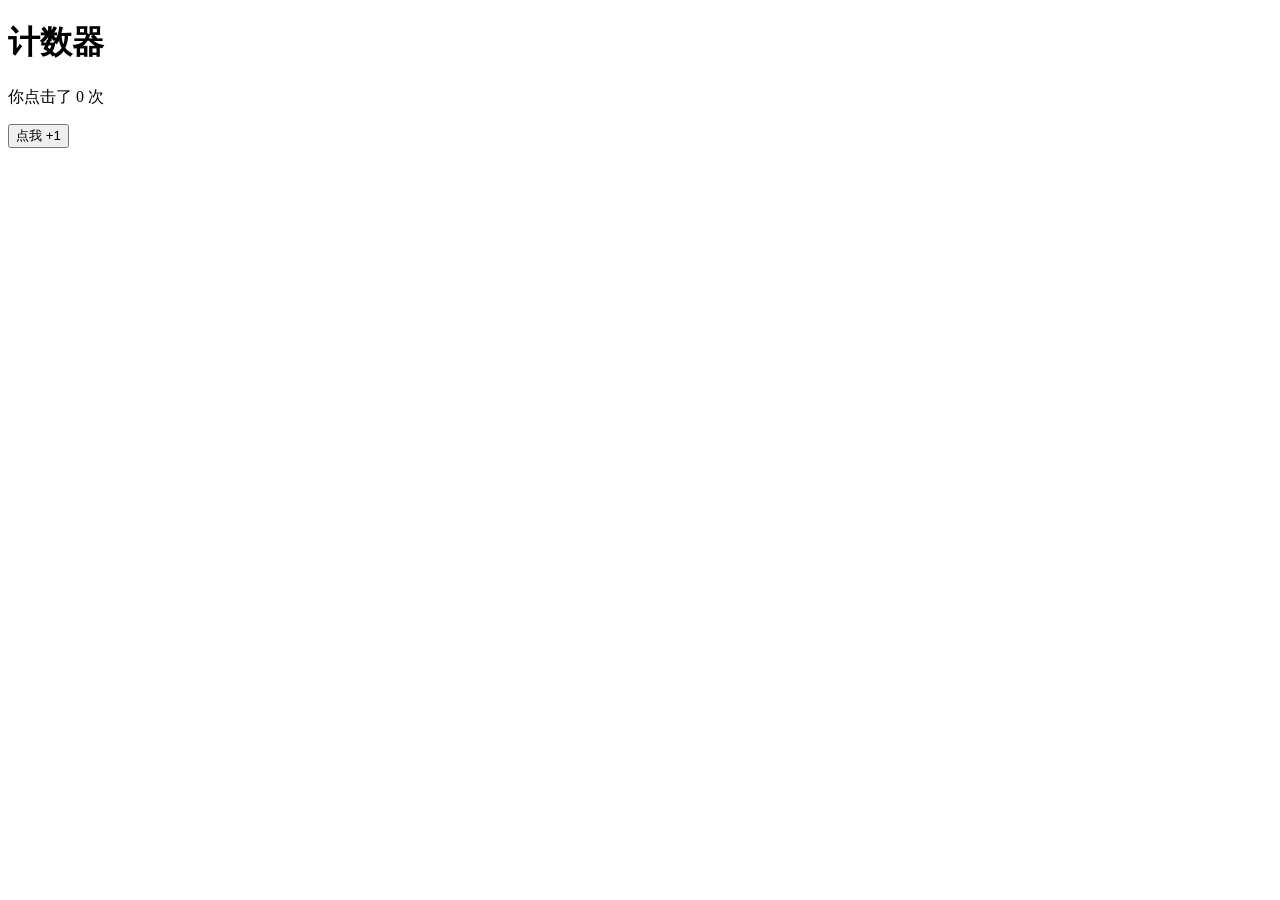
<file: 练习/js-demo/index.html>
<!DOCTYPE html>
<html lang="zh-CN">
<head>
  <meta charset="UTF-8">
  <title>JavaScript 初体验</title>
</head>
<body>
  <h1>计数器</h1>
  <p>你点击了 <span id="countDisplay">0</span> 次</p>
  <button id="countBtn">点我 +1</button>
  <script>
    // JS // 1. 找元素——拿到按钮和显示数字的 span
const btn = document.querySelector("#countBtn");
const display = document.querySelector("#countDisplay");
// 2. 存状态——用一个变量记住当前数字
let count = 0;
// 3. 绑事件——点击按钮时 count +1，并更新显示
btn.addEventListener("click", function() {
  count = count + 1;               // 数字 +1
  display.textContent = count;     // 把新数字写回页面
});
  </script>
</body>
</html>
</file>
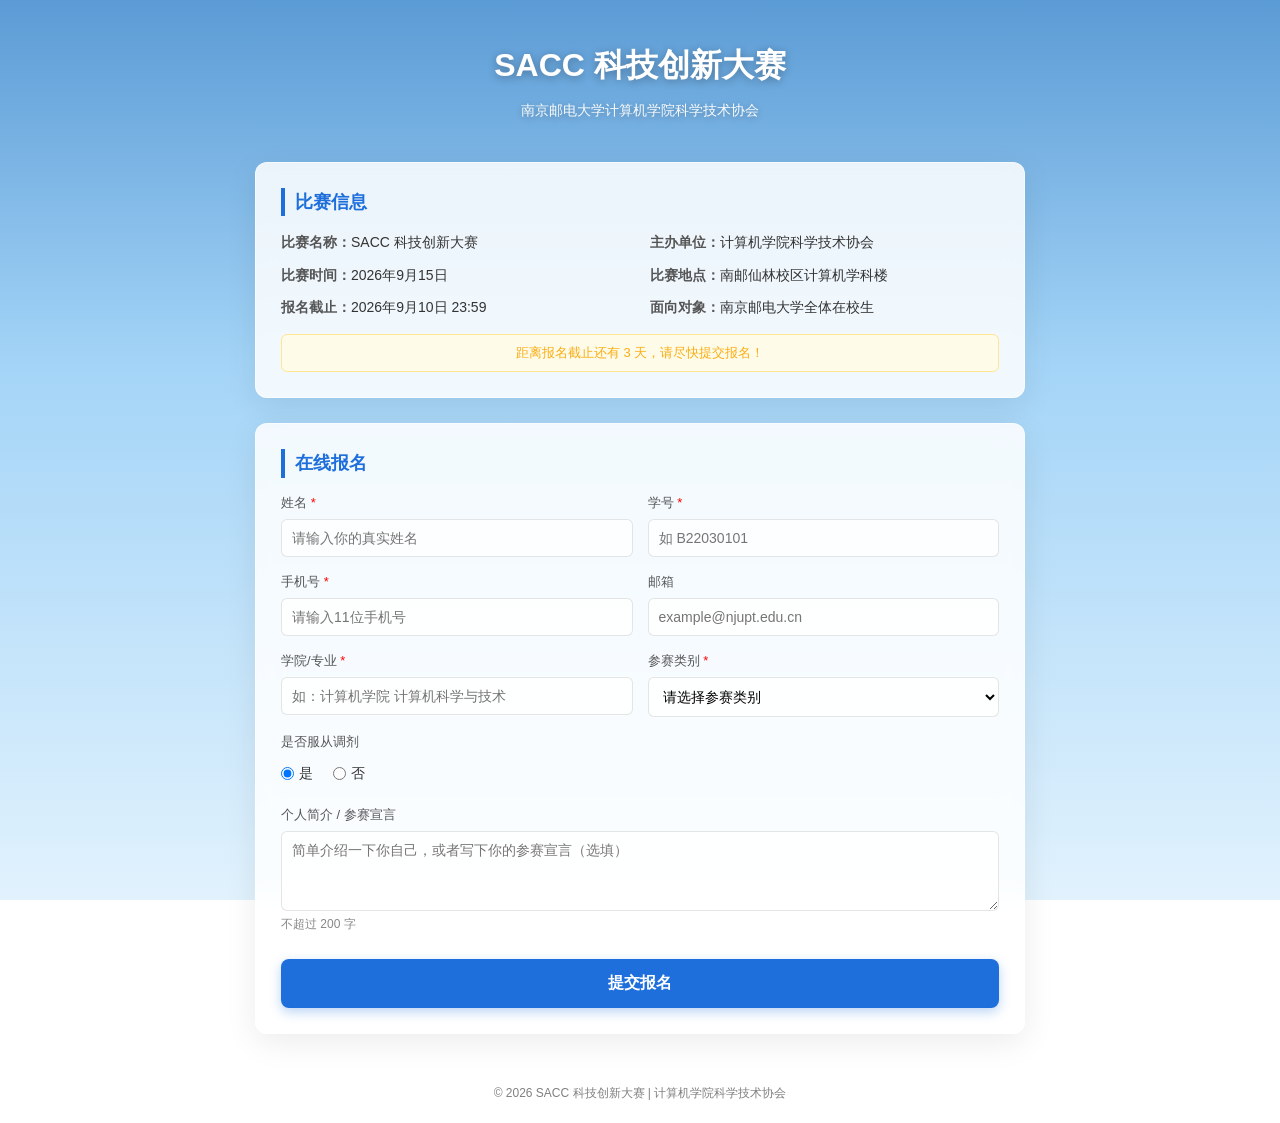
<file: SACC报名网站.html>
<!DOCTYPE html>
<html lang="zh-CN">
<head>
    <meta charset="UTF-8">
    <meta name="viewport" content="width=device-width, initial-scale=1.0">
    <title>SACC科技创新大赛报名</title>
    <style>
        /* ================= 全局样式 ================= */
        * {
            box-sizing: border-box;
            margin: 0;
            padding: 0;
        }

        body {
            font-family: "Microsoft YaHei", Arial, sans-serif;
            color: #333;
            line-height: 1.6;
            /* 关键修改：动漫天空的蓝色渐变背景 */
            background: linear-gradient(to bottom, #5b9bd5 0%, #a3d4f7 40%, #e1f2fd 100%);
            background-attachment: fixed; /* 让背景固定，滚动时不动 */
            min-height: 100vh;
        }

        /* ================= 顶部区域 ================= */
        .header {
            text-align: center;
            padding: 40px 20px;
            color: white;
            text-shadow: 0 2px 8px rgba(0,0,0,0.3); /* 文字加一点阴影更清晰 */
        }

        .header h1 {
            font-size: 32px;
            margin-bottom: 8px;
            font-weight: bold;
        }

        .header p {
            font-size: 14px;
            opacity: 0.95;
        }

        /* ================= 中间主体容器 ================= */
        .container {
            max-width: 800px;
            margin: 0 auto 30px;
            padding: 0 15px;
        }

        /* ================= 关键修改：半透明卡片（毛玻璃效果） ================= */
        .card {
            background-color: rgba(255, 255, 255, 0.85); /* 85% 透明度的白色 */
            backdrop-filter: blur(10px); /* 背景模糊，毛玻璃核心代码 */
            -webkit-backdrop-filter: blur(10px); /* 兼容苹果设备 */
            border-radius: 12px;
            border: 1px solid rgba(255, 255, 255, 0.6);
            padding: 25px;
            margin-bottom: 25px;
            box-shadow: 0 8px 32px rgba(0, 0, 0, 0.08); /* 柔和阴影 */
        }

        .card h2 {
            font-size: 18px;
            color: #1e6fdb;
            border-left: 4px solid #1e6fdb;
            padding-left: 10px;
            margin-bottom: 15px;
        }

        /* ================= 比赛信息区域 ================= */
        .info-grid {
            display: flex;
            flex-wrap: wrap;
            gap: 10px 20px;
            margin-bottom: 15px;
            font-size: 14px;
        }

        .info-item {
            flex: 1 1 45%;
        }

        .info-item strong {
            color: #555;
        }

        .notice {
            background-color: rgba(255, 251, 230, 0.9);
            color: #faad14;
            font-size: 13px;
            padding: 8px 12px;
            border-radius: 6px;
            text-align: center;
            border: 1px solid #ffe58f;
        }

        /* ================= 表单样式 ================= */
        .form-grid {
            display: grid;
            grid-template-columns: 1fr 1fr;
            gap: 15px;
        }

        .form-item {
            display: flex;
            flex-direction: column;
        }

        .form-item label {
            font-size: 13px;
            color: #555;
            margin-bottom: 5px;
        }

        .form-item label span {
            color: red;
        }

        .form-item input[type="text"],
        .form-item input[type="tel"],
        .form-item input[type="email"],
        .form-item select,
        .form-item textarea {
            width: 100%;
            padding: 10px;
            border: 1px solid rgba(0,0,0,0.1);
            background-color: rgba(255, 255, 255, 0.8);
            border-radius: 6px;
            font-size: 14px;
            font-family: inherit;
            outline: none;
            transition: all 0.3s;
        }

        .form-item input:focus, .form-item select:focus, .form-item textarea:focus {
            border-color: #1e6fdb;
            background-color: #fff;
            box-shadow: 0 0 0 3px rgba(30, 111, 219, 0.1);
        }

        .full-width {
            grid-column: 1 / -1;
        }

        .radio-group {
            display: flex;
            gap: 20px;
            margin-top: 5px;
        }

        .radio-group label {
            font-size: 14px;
            color: #333;
            cursor: pointer;
            display: flex;
            align-items: center;
            gap: 5px;
        }

        .form-item textarea {
            resize: vertical;
            height: 80px;
        }

        .submit-btn {
            background-color: #1e6fdb;
            color: white;
            border: none;
            padding: 14px;
            border-radius: 8px;
            font-size: 16px;
            font-weight: bold;
            cursor: pointer;
            margin-top: 10px;
            transition: all 0.3s;
            box-shadow: 0 4px 12px rgba(30, 111, 219, 0.3);
        }

        .submit-btn:hover {
            background-color: #145ab8;
            transform: translateY(-2px);
            box-shadow: 0 6px 16px rgba(30, 111, 219, 0.4);
        }

        /* 底部版权 */
        .footer {
            text-align: center;
            font-size: 12px;
            color: rgba(0,0,0,0.5);
            padding: 20px 0;
            text-shadow: 0 1px 2px rgba(255,255,255,0.5);
        }

        /* ================= 手机屏幕适配 ================= */
        @media (max-width: 600px) {
            .form-grid {
                grid-template-columns: 1fr;
            }
            .info-item {
                flex: 1 1 100%;
            }
            .header h1 {
                font-size: 24px;
            }
        }
    </style>
</head>
<body>

    <!-- 顶部区域 -->
    <header class="header">
        <h1>SACC 科技创新大赛</h1>
        <p>南京邮电大学计算机学院科学技术协会</p >
    </header>

    <!-- 主体内容 -->
    <main class="container">

        <!-- 第一张卡片：比赛信息 -->
        <section class="card">
            <h2>比赛信息</h2>
            <div class="info-grid">
                <div class="info-item"><strong>比赛名称：</strong>SACC 科技创新大赛</div>
                <div class="info-item"><strong>主办单位：</strong>计算机学院科学技术协会</div>
                <div class="info-item"><strong>比赛时间：</strong>2026年9月15日</div>
                <div class="info-item"><strong>比赛地点：</strong>南邮仙林校区计算机学科楼</div>
                <div class="info-item"><strong>报名截止：</strong>2026年9月10日 23:59</div>
                <div class="info-item"><strong>面向对象：</strong>南京邮电大学全体在校生</div>
            </div>
            <div class="notice">
                距离报名截止还有 3 天，请尽快提交报名！
            </div>
        </section>

        <!-- 第二张卡片：在线报名 -->
        <section class="card">
            <h2>在线报名</h2>
            <form class="form-grid">
                <!-- 姓名 -->
                <div class="form-item">
                    <label>姓名 <span>*</span></label>
                    <input type="text" placeholder="请输入你的真实姓名">
                </div>
                <!-- 学号 -->
                <div class="form-item">
                    <label>学号 <span>*</span></label>
                    <input type="text" placeholder="如 B22030101">
                </div>
                <!-- 手机号 -->
                <div class="form-item">
                    <label>手机号 <span>*</span></label>
                    <input type="tel" placeholder="请输入11位手机号">
                </div>
                <!-- 邮箱 -->
                <div class="form-item">
                    <label>邮箱</label>
                    <input type="email" placeholder="example@njupt.edu.cn">
                </div>
                <!-- 学院/专业 -->
                <div class="form-item">
                    <label>学院/专业 <span>*</span></label>
                    <input type="text" placeholder="如：计算机学院 计算机科学与技术">
                </div>
                <!-- 参赛类别 -->
                <div class="form-item">
                    <label>参赛类别 <span>*</span></label>
                    <select>
                        <option value="">请选择参赛类别</option>
                        <option value="1">软件应用与开发</option>
                        <option value="2">硬件与物联网</option>
                        <option value="3">人工智能与算法</option>
                    </select>
                </div>
                <!-- 是否服从调剂 -->
                <div class="form-item full-width">
                    <label>是否服从调剂</label>
                    <div class="radio-group">
                        <label><input type="radio" name="adjust" checked> 是</label>
                        <label><input type="radio" name="adjust"> 否</label>
                    </div>
                </div>
                <!-- 个人简介 -->
                <div class="form-item full-width">
                    <label>个人简介 / 参赛宣言</label>
                    <textarea placeholder="简单介绍一下你自己，或者写下你的参赛宣言（选填）"></textarea>
                    <small style="color:#888; font-size:12px; margin-top:4px;">不超过 200 字</small>
                </div>
                <!-- 提交按钮 -->
                <button type="button" class="submit-btn full-width">提交报名</button>
            </form>
        </section>

    </main>

    <!-- 底部版权 -->
    <footer class="footer">
        © 2026 SACC 科技创新大赛 | 计算机学院科学技术协会
    </footer>

</body>
</html>
</file>
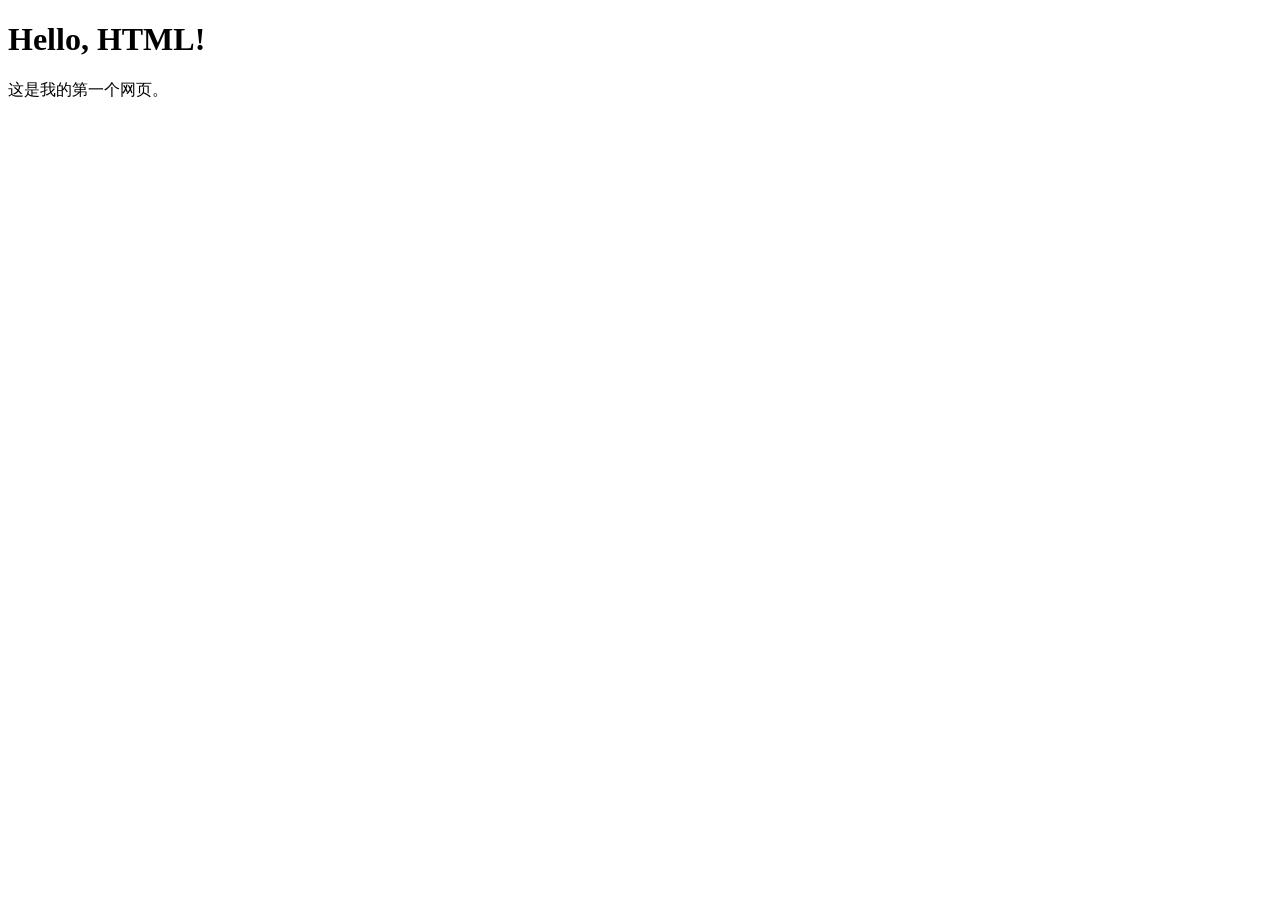
<file: 练习/first.html>
<!DOCTYPE html>
<html lang="zh-CN">
<head>
    <meta charset="UTF-8">
    <meta name="viewport" content="width=device-width, initial-scale=1.0">
    <title>我的第一个网页</title>
</head>
<body>
    <h1>Hello, HTML!</h1>
    <p>这是我的第一个网页。</p>
</body>
</html>
</file>
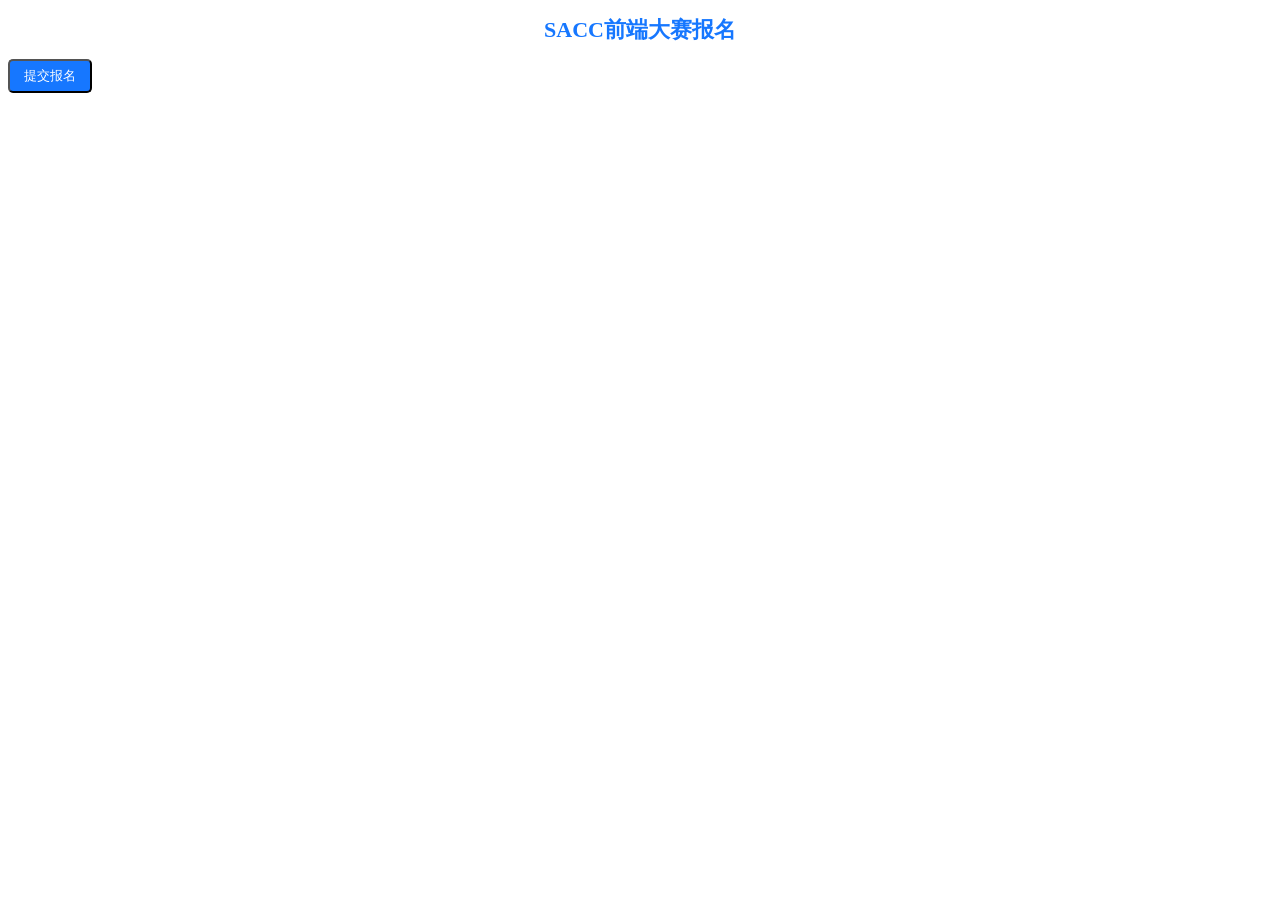
<file: 练习/third.html>
<!DOCTYPE html>
<html>
<head>
  <style>
    /* 页面标题美化 */
    .title {
      color: #1677ff;
      text-align: center;
      font-size: 22px;
    }
    /* 提交按钮美化 */
    .submit-btn {
      background: #1677ff;
      color: white;
      padding: 6px 14px;
      border-radius: 5px;
    }
  </style>
</head>
<body>
  <h1 class="title">SACC前端大赛报名</h1>
  <button class="submit-btn">提交报名</button>
</body>
</html>
</file>
